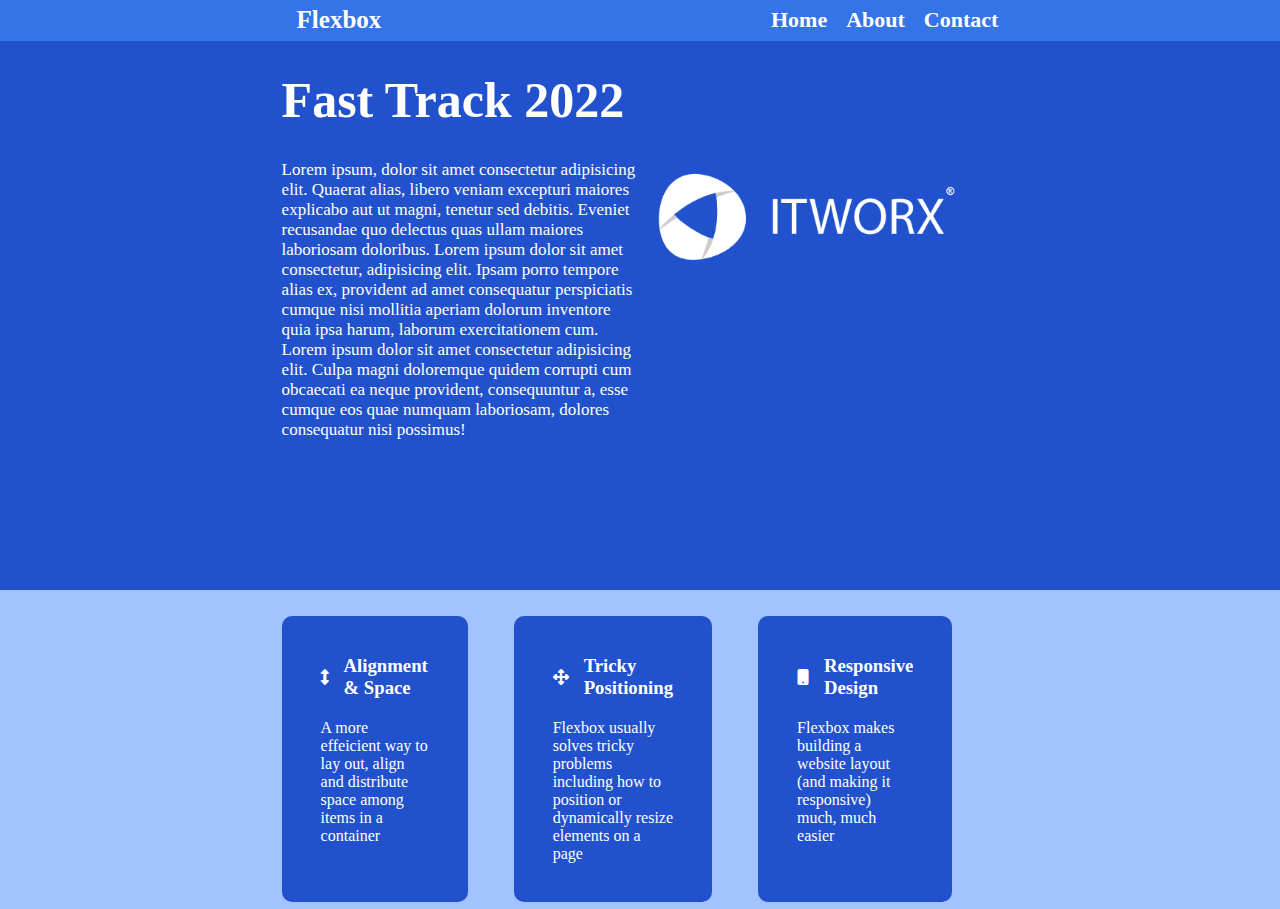
<file: HTML & CSS/Task 2/index.html>
<!DOCTYPE html>
<html lang="en">

<head>
  <meta charset="UTF-8" />
  <meta http-equiv="X-UA-Compatible" content="IE=edge" />
  <meta name="viewport" content="width=device-width, initial-scale=1.0" />
  <link rel="stylesheet" href="./css/all.min.css" />
  <link rel="stylesheet" href="./css/style.css">
  <title>Flexbox</title>
</head>

<body>
  <div class="wrapper">
    <header class="nav-bar">
      <p>Flexbox</p>
      <div class="nav-bar-links">
        <a href="">Home</a>
        <a href="">About</a>
        <a href="">Contact</a>
      </div>
    </header>
    <div class="main-section">
      <h1>Fast Track 2022</h1>
      <div class="content">
        <div class="content-text">
          <p>
            Lorem ipsum, dolor sit amet consectetur adipisicing elit. Quaerat
            alias, libero veniam excepturi maiores explicabo aut ut magni,
            tenetur sed debitis. Eveniet recusandae quo delectus quas ullam
            maiores laboriosam doloribus. Lorem ipsum dolor sit amet
            consectetur, adipisicing elit. Ipsam porro tempore alias ex,
            provident ad amet consequatur perspiciatis cumque nisi mollitia
            aperiam dolorum inventore quia ipsa harum, laborum exercitationem
            cum. Lorem ipsum dolor sit amet consectetur adipisicing elit.
            Culpa magni doloremque quidem corrupti cum obcaecati ea neque
            provident, consequuntur a, esse cumque eos quae numquam
            laboriosam, dolores consequatur nisi possimus!
          </p>
        </div>
        <div class="content-logo">
          <img src="./assets/Screenshot 2023-04-19 125906.png" alt="ITWorx Logo" />
        </div>
      </div>
    </div>
    <div class="footer">
      <div class="footer-tile">
        <div>
          <i class="fa-solid fa-up-down"> </i>
          <h3>Alignment & Space</h3>
        </div>
        <p>
          A more effeicient way to lay out, align and distribute space among
          items in a container
        </p>
      </div>
      <div class="footer-tile">
        <div>
          <i class="fa-solid fa-up-down-left-right"></i>
          <h3>Tricky Positioning</h3>
        </div>
        <p>
          Flexbox usually solves tricky problems including how to position or dynamically resize elements on a page
        </p>
      </div>
      <div class="footer-tile">
        <div>
          <i class="fa-solid fa-mobile-button"></i>
          <h3>Responsive Design</h3>
        </div>
        <p>
          Flexbox makes building a website layout (and making it responsive) much, much easier
        </p>
      </div>
    </div>
  </div>
</body>

</html>
</file>
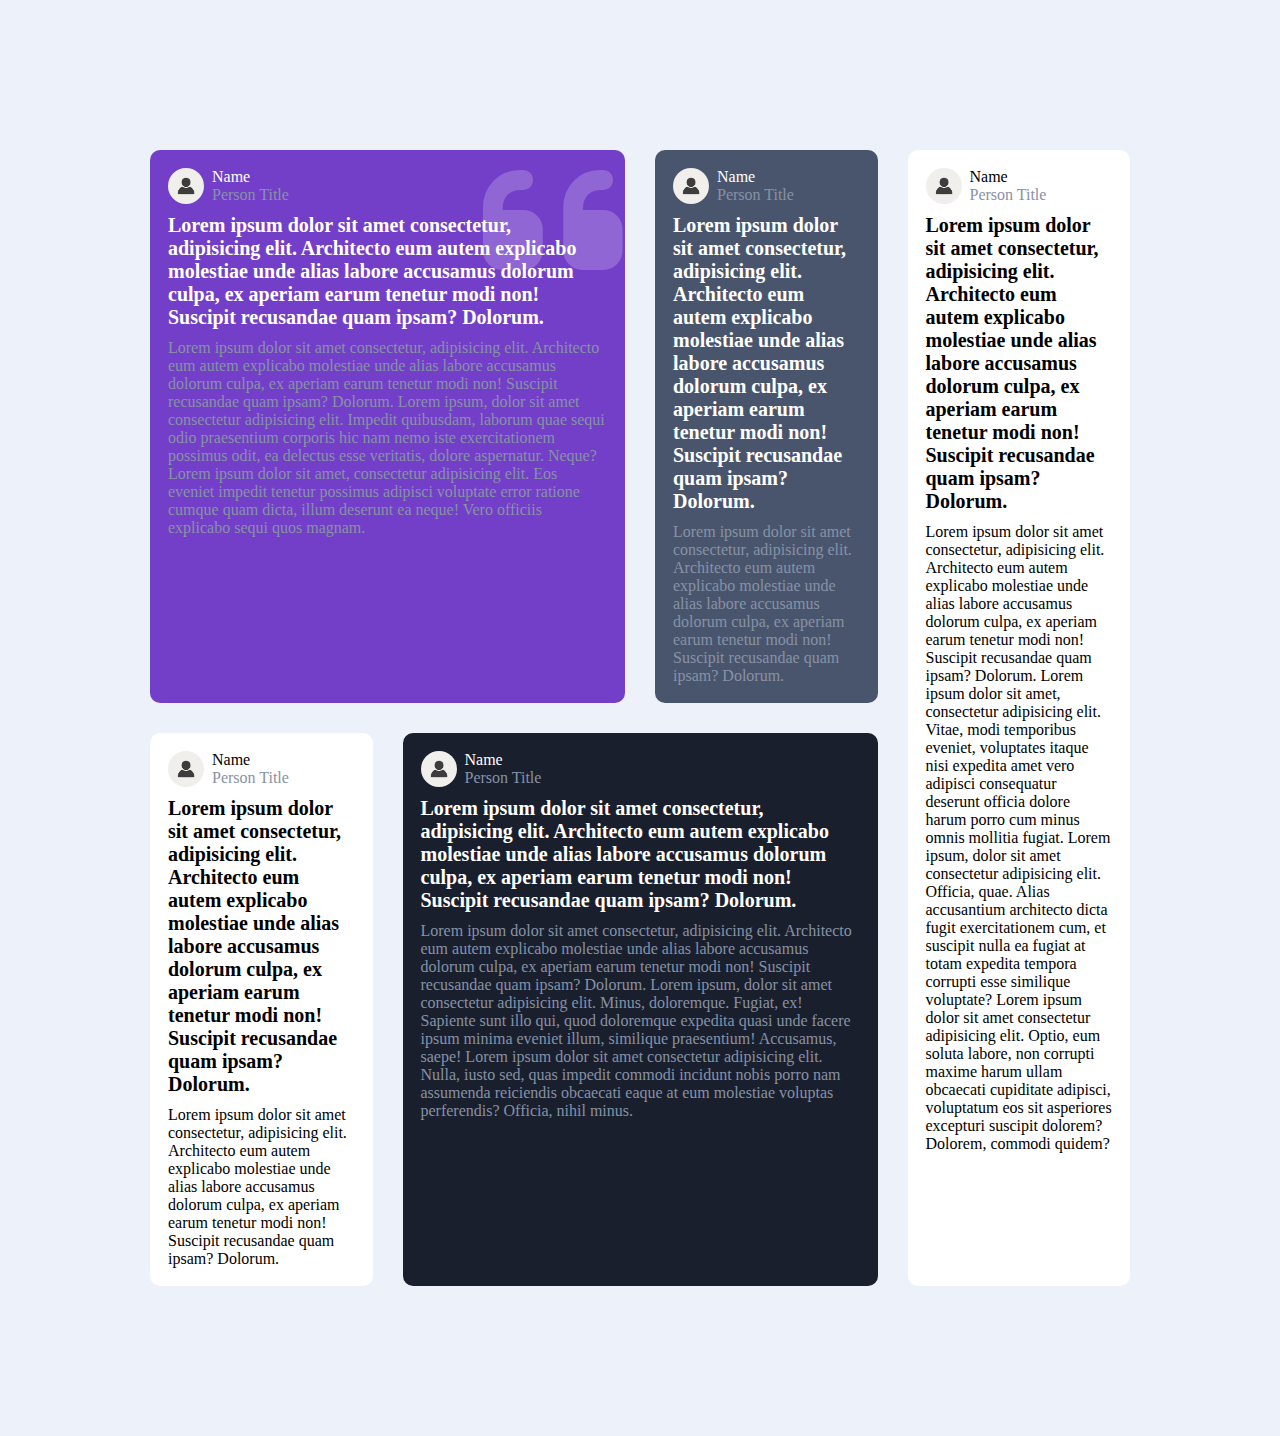
<file: HTML & CSS/Task 3/index.html>
<!DOCTYPE html>
<html lang="en">

<head>
    <meta charset="UTF-8">
    <meta http-equiv="X-UA-Compatible" content="IE=edge">
    <meta name="viewport" content="width=device-width, initial-scale=1.0">
    <link rel="stylesheet" href="./css/style.css">
    <link rel="stylesheet" href="./css/all.min.css">
    <title>Document</title>
</head>

<body>
    <div class="container">
        <div class="card purple grid-item-1">
            <div class="card-title">
                <img class="profile-img" src="./assets/images.png" alt="">
                <div class="person-details">
                    <p class="person-name white-text">Name</p>
                    <p class="person-title grey-text">Person Title</p>
                </div>
            </div>
            <div class="card-content">
                <i class="fa-solid fa-quote-left fa-10x relative"></i>
                <p class="card-content-title white-text">
                    Lorem ipsum dolor sit amet consectetur, adipisicing elit. Architecto eum autem explicabo molestiae
                    unde
                    alias labore accusamus dolorum culpa, ex aperiam earum tenetur modi non! Suscipit recusandae quam
                    ipsam?
                    Dolorum.
                </p>
                <p class="card-content-text grey-text">
                    Lorem ipsum dolor sit amet consectetur, adipisicing elit. Architecto eum autem explicabo molestiae
                    unde
                    alias labore accusamus dolorum culpa, ex aperiam earum tenetur modi non! Suscipit recusandae quam
                    ipsam?
                    Dolorum. Lorem ipsum, dolor sit amet consectetur adipisicing elit. Impedit quibusdam, laborum quae
                    sequi odio praesentium corporis hic nam nemo iste exercitationem possimus odit, ea delectus esse
                    veritatis, dolore aspernatur. Neque? Lorem ipsum dolor sit amet, consectetur adipisicing elit. Eos
                    eveniet impedit tenetur possimus adipisci voluptate error ratione cumque quam dicta, illum deserunt
                    ea neque! Vero officiis explicabo sequi quos magnam.
                </p>
            </div>
        </div>
        <div class="card grey">
            <div class="card-title">
                <img class="profile-img" src="./assets/images.png" alt="">
                <div class="person-details">
                    <p class="person-name white-text">Name</p>
                    <p class="person-title grey-text">Person Title</p>
                </div>
            </div>
            <div class="card-content">
                <p class="card-content-title white-text">
                    Lorem ipsum dolor sit amet consectetur, adipisicing elit. Architecto eum autem explicabo molestiae
                    unde
                    alias labore accusamus dolorum culpa, ex aperiam earum tenetur modi non! Suscipit recusandae quam
                    ipsam?
                    Dolorum.
                </p>
                <p class="card-content-text grey-text">
                    Lorem ipsum dolor sit amet consectetur, adipisicing elit. Architecto eum autem explicabo molestiae
                    unde
                    alias labore accusamus dolorum culpa, ex aperiam earum tenetur modi non! Suscipit recusandae quam
                    ipsam?
                    Dolorum.
                </p>
            </div>
        </div>
        <div class="card white grid-item-4">
            <div class="card-title">
                <img class="profile-img" src="./assets/images.png" alt="">
                <div class="person-details">
                    <p class="person-name black-text">Name</p>
                    <p class="person-title grey-text">Person Title</p>
                </div>
            </div>
            <div class="card-content">
                <p class="card-content-title">
                    Lorem ipsum dolor sit amet consectetur, adipisicing elit. Architecto eum autem explicabo molestiae
                    unde
                    alias labore accusamus dolorum culpa, ex aperiam earum tenetur modi non! Suscipit recusandae quam
                    ipsam?
                    Dolorum.
                </p>
                <p class="card-content-text">
                    Lorem ipsum dolor sit amet consectetur, adipisicing elit. Architecto eum autem explicabo molestiae
                    unde
                    alias labore accusamus dolorum culpa, ex aperiam earum tenetur modi non! Suscipit recusandae quam
                    ipsam?
                    Dolorum. Lorem ipsum dolor sit amet, consectetur adipisicing elit. Vitae, modi temporibus eveniet,
                    voluptates itaque nisi expedita amet vero adipisci consequatur deserunt officia dolore harum porro
                    cum minus omnis mollitia fugiat. Lorem ipsum, dolor sit amet consectetur adipisicing elit. Officia,
                    quae. Alias accusantium architecto dicta fugit exercitationem cum, et suscipit nulla ea fugiat at
                    totam expedita tempora corrupti esse similique voluptate? Lorem ipsum dolor sit amet consectetur
                    adipisicing elit. Optio, eum soluta labore, non corrupti maxime harum ullam obcaecati cupiditate
                    adipisci, voluptatum eos sit asperiores excepturi suscipit dolorem? Dolorem, commodi quidem?
                </p>
            </div>
        </div>
        <div class="card white">
            <div class="card-title">
                <img class="profile-img" src="./assets/images.png" alt="">
                <div class="person-details">
                    <p class="person-name black-text">Name</p>
                    <p class="person-title grey-text">Person Title</p>
                </div>
            </div>
            <div class="card-content">
                <p class="card-content-title">
                    Lorem ipsum dolor sit amet consectetur, adipisicing elit. Architecto eum autem explicabo molestiae
                    unde
                    alias labore accusamus dolorum culpa, ex aperiam earum tenetur modi non! Suscipit recusandae quam
                    ipsam?
                    Dolorum.
                </p>
                <p class="card-content-text">
                    Lorem ipsum dolor sit amet consectetur, adipisicing elit. Architecto eum autem explicabo molestiae
                    unde
                    alias labore accusamus dolorum culpa, ex aperiam earum tenetur modi non! Suscipit recusandae quam
                    ipsam?
                    Dolorum.
                </p>
            </div>
        </div>
        <div class="card black grid-item-6">
            <div class="card-title">
                <img class="profile-img" src="./assets/images.png" alt="">
                <div class="person-details">
                    <p class="person-name white-text">Name</p>
                    <p class="person-title grey-text">Person Title</p>
                </div>
            </div>
            <div class="card-content">
                <p class="card-content-title white-text">
                    Lorem ipsum dolor sit amet consectetur, adipisicing elit. Architecto eum autem explicabo molestiae
                    unde
                    alias labore accusamus dolorum culpa, ex aperiam earum tenetur modi non! Suscipit recusandae quam
                    ipsam?
                    Dolorum.
                </p>
                <p class="card-content-text grey-text">
                    Lorem ipsum dolor sit amet consectetur, adipisicing elit. Architecto eum autem explicabo molestiae
                    unde
                    alias labore accusamus dolorum culpa, ex aperiam earum tenetur modi non! Suscipit recusandae quam
                    ipsam?
                    Dolorum. Lorem ipsum, dolor sit amet consectetur adipisicing elit. Minus, doloremque. Fugiat, ex!
                    Sapiente sunt illo qui, quod doloremque expedita quasi unde facere ipsum minima eveniet illum,
                    similique praesentium! Accusamus, saepe! Lorem ipsum dolor sit amet consectetur adipisicing elit.
                    Nulla, iusto sed, quas impedit commodi incidunt nobis porro nam assumenda reiciendis obcaecati eaque
                    at eum molestiae voluptas perferendis? Officia, nihil minus.
                </p>
            </div>
        </div>
    </div>
</body>

</html>
</file>
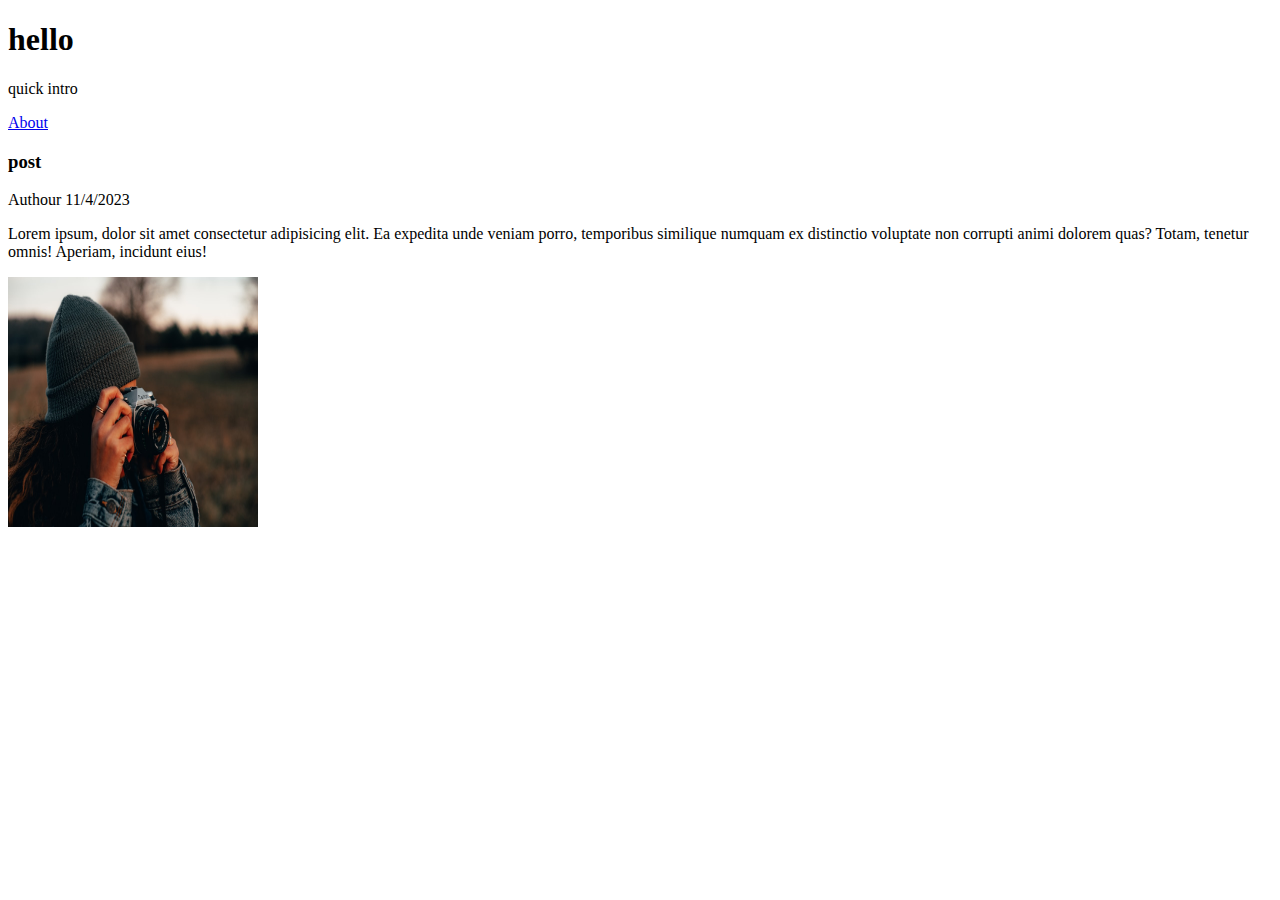
<file: HTML & CSS/Class/Day1/index.html>
<!DOCTYPE html>
<html>
    <head>
        <h1>hello</h1>
        <p>quick intro</p>
        <a href="about.html">About</a>
    </head>

    <body>

        <div>
            <h3>post</h3>
            <span>Authour</span>
            <span>11/4/2023</span>
            <p>Lorem ipsum, dolor sit amet consectetur adipisicing elit. Ea expedita unde veniam porro, temporibus similique numquam ex distinctio voluptate non corrupti animi dolorem quas? Totam, tenetur omnis! Aperiam, incidunt eius!</p>
            <img width="250" height="250" src="1.jfif" alt="picture of woman taking photographs"/>
        </div>

    </body>
</html>
</file>
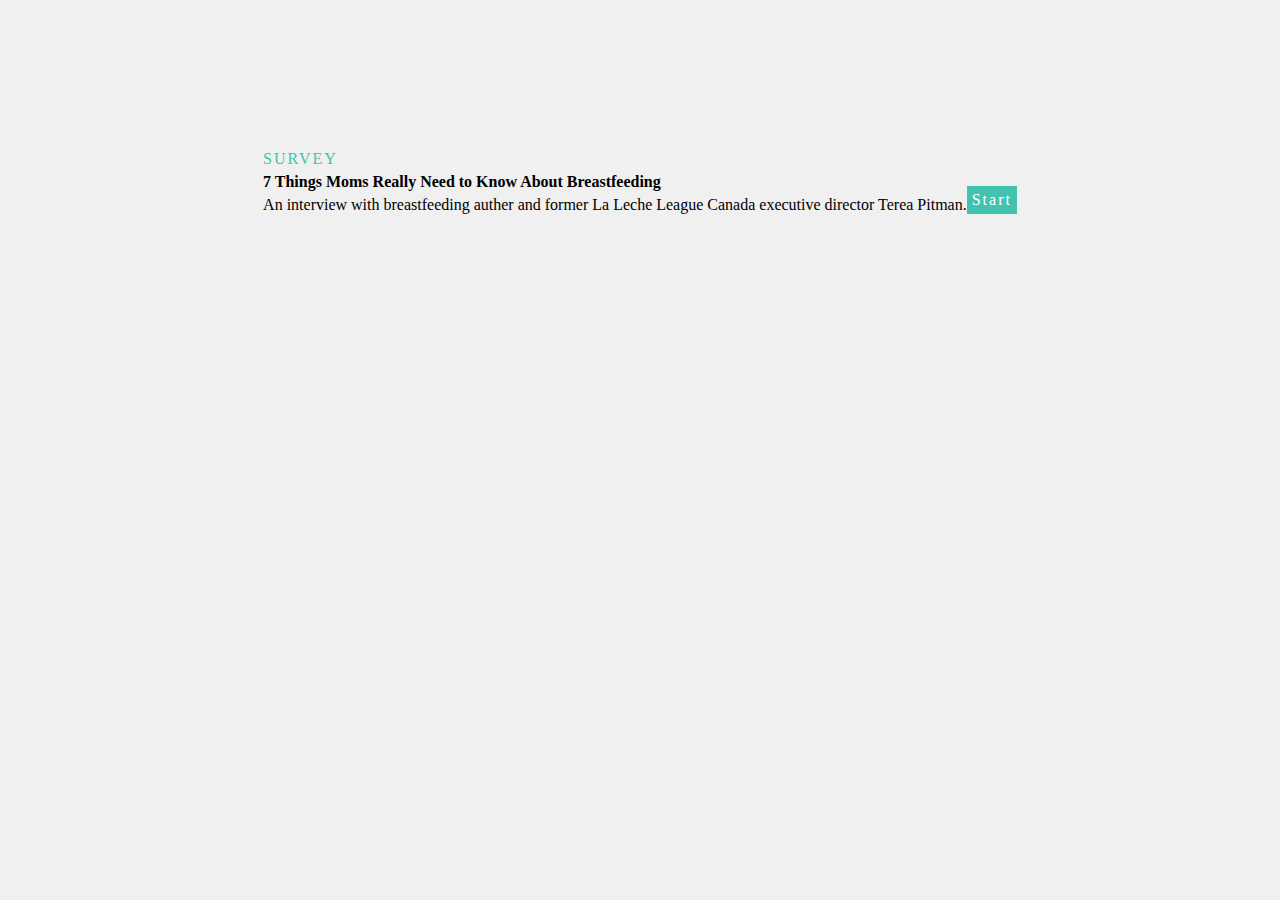
<file: HTML & CSS/Class/Day2/Task 1/index.html>
<!DOCTYPE html>
<html lang="en">
<head>
    <meta charset="UTF-8">
    <meta http-equiv="X-UA-Compatible" content="IE=edge">
    <meta name="viewport" content="width=device-width, initial-scale=1.0">
    
    <link rel="stylesheet" href="./style/style.css">
    <title>Cards</title>
</head>
<body>
    <div class="main-container-3">
        <div class="img-container">
            <img src="./assets/1.jfif">
        </div>
        <div class="inner-content">
            <p class="header">SURVEY</p>
            <p class="bolder">7 Things Moms Really Need to Know About Breastfeeding</p>
            <p>An interview with breastfeeding auther and former La Leche League Canada executive director Terea Pitman.</p>
        </div>
        <div class="anchor-holder">
            <a href="#">Start</a>
        </div>
    </div>
</body>
</html>
</file>
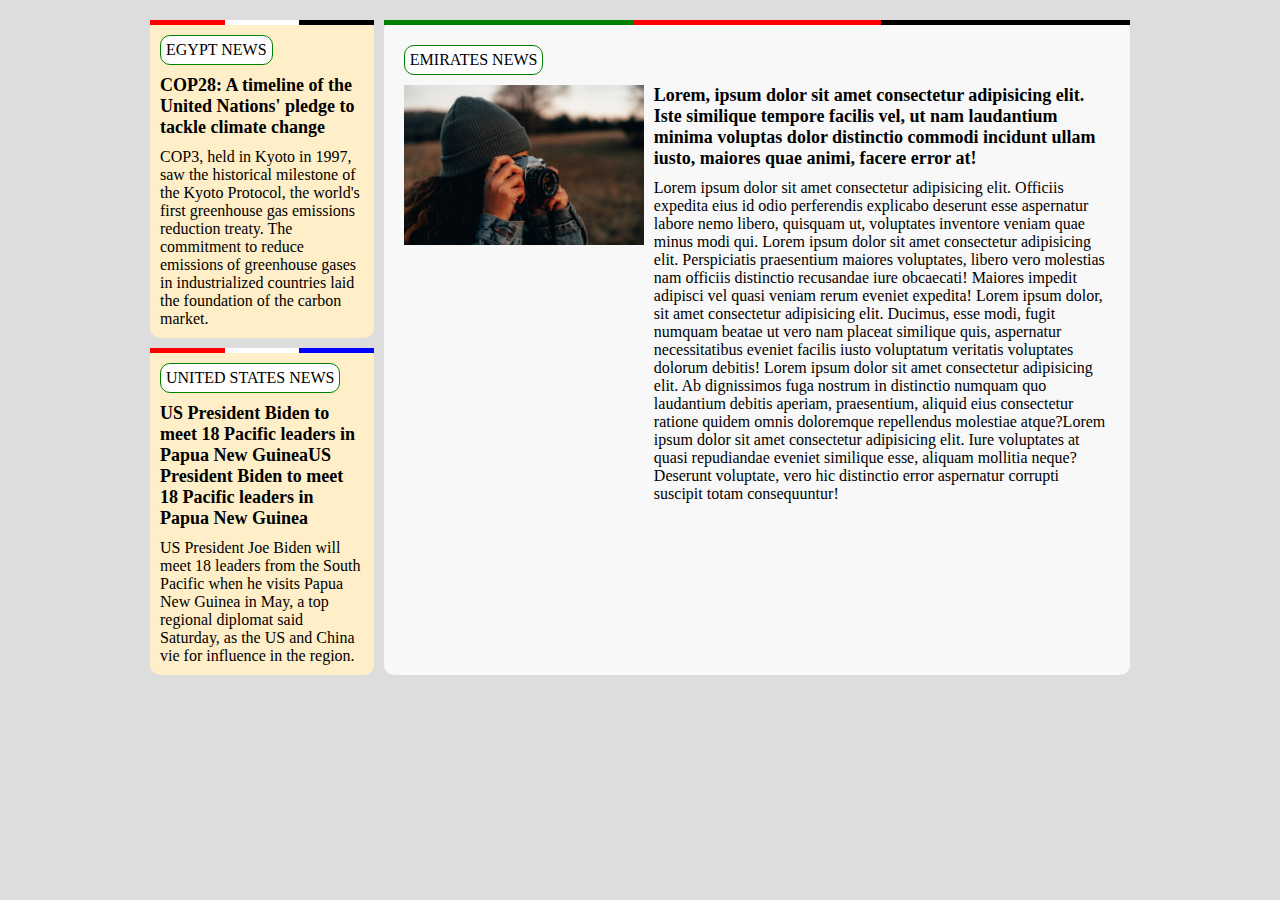
<file: HTML & CSS/Class/Day2/Task 2/index.html>
<!DOCTYPE html>
<html lang="en">

<head>
    <meta charset="UTF-8" />
    <meta http-equiv="X-UA-Compatible" content="IE=edge" />
    <meta name="viewport" content="width=device-width, initial-scale=1.0" />
    <link rel="stylesheet" href="./css/style.css" />
    <title>Document</title>
</head>

<body>
    <div class="container">
        <div class="side-container">
            <div class="child-1">
                <div class="child-1-flag">
                    <div class="red"></div>
                    <div class="white"></div>
                    <div class="black"></div>
                </div>
                <div class="child-content">
                    <div class="country-title">
                        <p>EGYPT NEWS</p>
                    </div>
                    <p class="title">
                        COP28: A timeline of the United Nations' pledge to tackle climate
                        change
                    </p>
                    <p>
                        COP3, held in Kyoto in 1997, saw the historical milestone of the
                        Kyoto Protocol, the world's first greenhouse gas emissions
                        reduction treaty. The commitment to reduce emissions of greenhouse
                        gases in industrialized countries laid the foundation of the
                        carbon market.
                    </p>
                </div>
            </div>
            <div class="child-2">
                <div class="child-2-flag">
                    <div class="red"></div>
                    <div class="white"></div>
                    <div class="blue"></div>
                </div>
                <div class="child-content">
                    <div class="country-title">UNITED STATES NEWS</div>
                    <p class="title">
                        US President Biden to meet 18 Pacific leaders in Papua New
                        GuineaUS President Biden to meet 18 Pacific leaders in Papua New
                        Guinea
                    </p>
                    <p>
                        US President Joe Biden will meet 18 leaders from the South Pacific
                        when he visits Papua New Guinea in May, a top regional diplomat
                        said Saturday, as the US and China vie for influence in the
                        region.
                    </p>
                </div>
            </div>
        </div>
        <div class="article-container">
            <div class="article-container-flag">
                <div class="green"></div>
                <div class="red"></div>
                <div class="black"></div>
            </div>
            <div class="article-container-content">
                <div class="country-title">EMIRATES NEWS</div>
                <div class="article">
                    <img src="../Task 1/assets/1.jfif" alt="" />
                    <div class="text">
                        <p class="title">
                            Lorem, ipsum dolor sit amet consectetur adipisicing elit. Iste similique tempore facilis
                            vel, ut nam laudantium minima voluptas dolor distinctio commodi incidunt ullam iusto,
                            maiores quae animi, facere error at!
                        </p>
                        <p>
                            Lorem ipsum dolor sit amet consectetur adipisicing elit. Officiis expedita eius id odio
                            perferendis explicabo deserunt esse aspernatur labore nemo libero, quisquam ut, voluptates
                            inventore veniam quae minus modi qui. Lorem ipsum dolor sit amet consectetur adipisicing
                            elit. Perspiciatis praesentium maiores voluptates, libero vero molestias nam officiis
                            distinctio recusandae iure obcaecati! Maiores impedit adipisci vel quasi veniam rerum
                            eveniet expedita! Lorem ipsum dolor, sit amet consectetur adipisicing elit. Ducimus, esse
                            modi, fugit numquam beatae ut vero nam placeat similique quis, aspernatur necessitatibus
                            eveniet facilis iusto voluptatum veritatis voluptates dolorum debitis! Lorem ipsum dolor sit
                            amet consectetur adipisicing elit. Ab dignissimos fuga nostrum in distinctio numquam quo
                            laudantium debitis aperiam, praesentium, aliquid eius consectetur ratione quidem omnis
                            doloremque repellendus molestiae atque?Lorem ipsum dolor sit amet consectetur adipisicing elit. Iure voluptates at quasi repudiandae eveniet similique esse, aliquam mollitia neque? Deserunt voluptate, vero hic distinctio error aspernatur corrupti suscipit totam consequuntur!
                        </p>
                    </div>
                </div>
            </div>
        </div>
    </div>
</body>

</html>
</file>
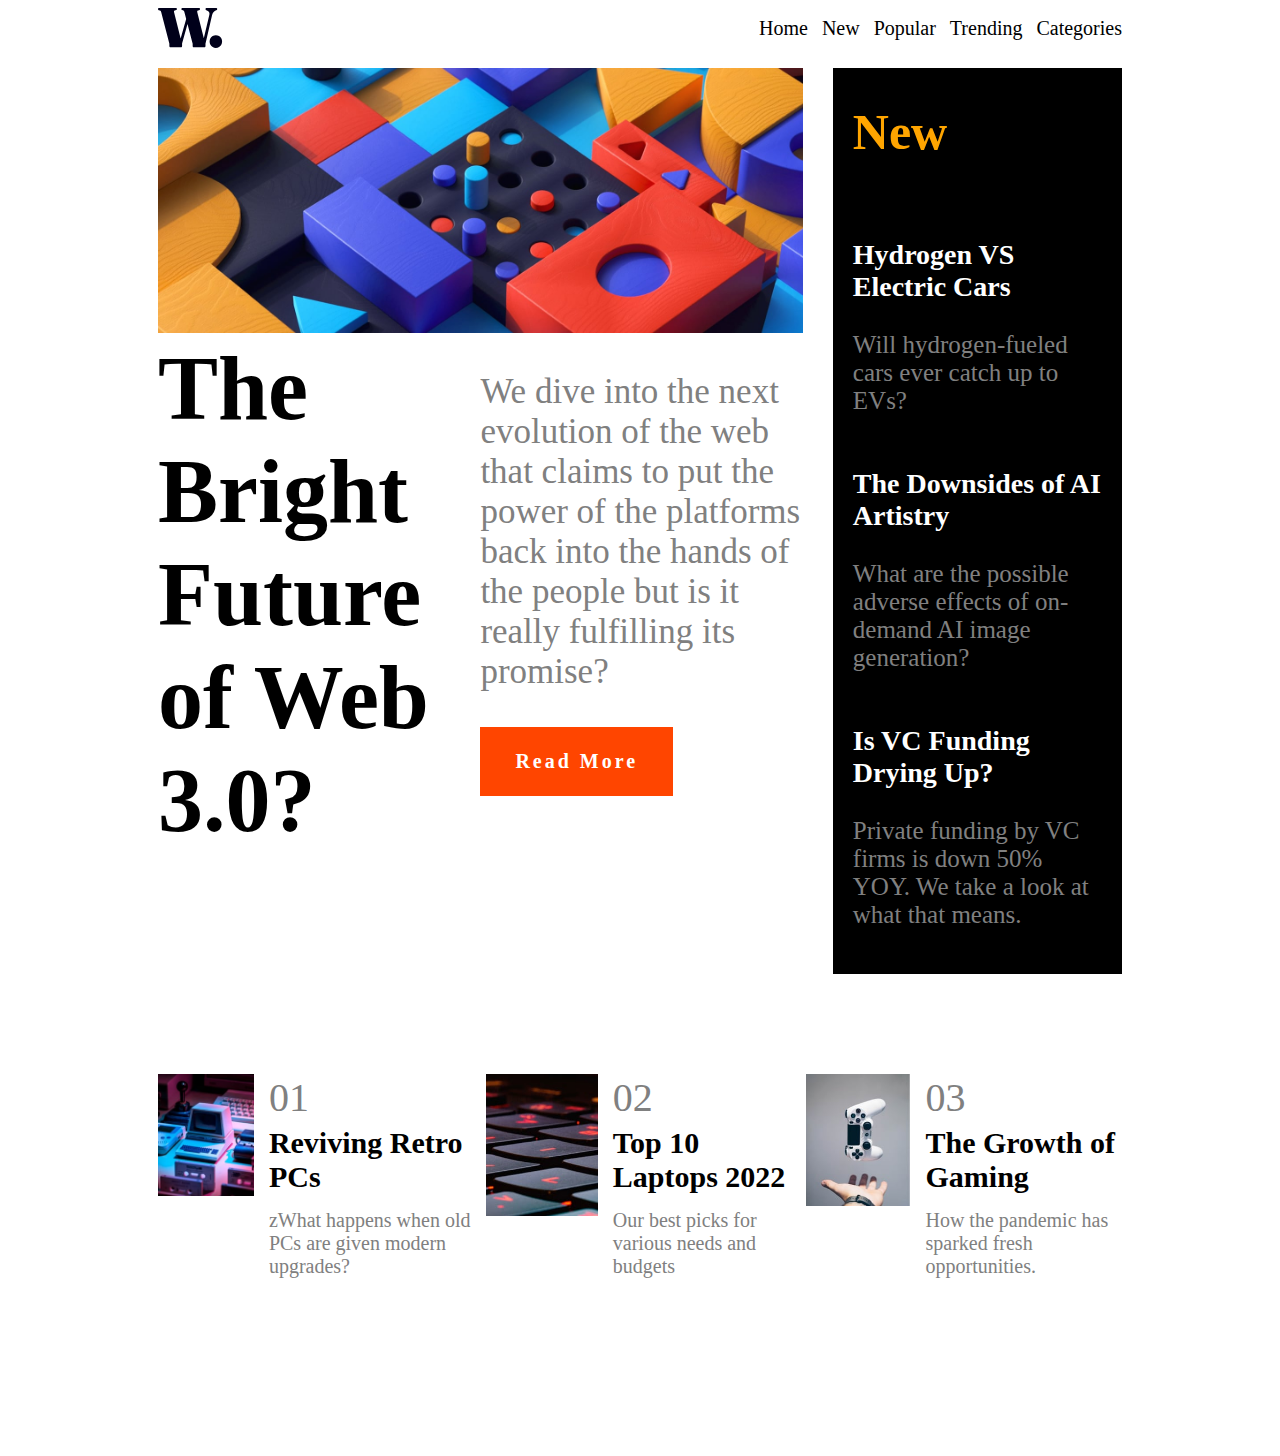
<file: HTML & CSS/Task 1/Home.html>
<!DOCTYPE html>
<html lang="en">

<head>
    <meta charset="UTF-8" />
    <meta http-equiv="X-UA-Compatible" content="IE=edge" />
    <meta name="viewport" content="width=device-width, initial-scale=1.0" />
    <title>Document</title>
    <link rel="stylesheet" href="styles.css" />
</head>

<body>
    <div class="wrapper">
        <header class="nav-bar">
            <img src="./assets/images/logo.svg" alt="Logo" />
            <div>
                <a href="#">Home</a>
                <a href="#">New</a>
                <a href="#">Popular</a>
                <a href="#">Trending</a>
                <a href="#">Categories</a>
            </div>
        </header>

        <div class="body-content">
            <div class="content">
                <div class="img-container">
                    <img src="./assets/images/image-web-3-desktop.jpg" alt="Picture of Legos" />
                </div>
                <div class="text-container">
                    <div>
                        <span>The Bright Future of Web 3.0?</span>
                    </div>
                    <div>
                        <p>
                            We dive into the next evolution of the web that claims to put
                            the power of the platforms back into the hands of the people but
                            is it really fulfilling its promise?
                        </p>
                        <div class="read-more">
                            <a href="#">Read More</a>
                        </div>
                    </div>
                </div>
            </div>

            <div class="news-bar">
                <p>New</p>
                <div class="news-content">
                    <h3>Hydrogen VS Electric Cars</h3>
                    <p>Will hydrogen-fueled cars ever catch up to EVs?</p>
                </div>
                <div class="news-content">
                    <h3>The Downsides of AI Artistry</h3>
                    <p>
                        What are the possible adverse effects of on-demand AI image
                        generation?
                    </p>
                </div>
                <div class="news-content">
                    <h3>Is VC Funding Drying Up?</h3>
                    <p>
                        Private funding by VC firms is down 50% YOY. We take a look at
                        what that means.
                    </p>
                </div>
            </div>
        </div>

        <div class="low-bar">
            <div class="lower-tile">
                <div class="small-img-container">
                    <img src="./assets/images/image-retro-pcs.jpg" alt="Retro PC" />
                </div>
                <div>
                    <p class="number">01</p>
                    <p class="bold-title">Reviving Retro PCs</p>
                    <p class="regular-grey-text">
                        zWhat happens when old PCs are given modern upgrades?
                    </p>
                </div>
            </div>
            <div class="lower-tile">
                <div class="small-img-container">
                    <img src="./assets/images/image-top-laptops.jpg" alt="Laptop Keyboard" />
                </div>
                <div>
                    <p class="number">02</p>
                    <p class="bold-title">Top 10 Laptops 2022</p>
                    <p class="regular-grey-text">
                        Our best picks for various needs and budgets
                    </p>
                </div>
            </div>
            <div class="lower-tile">
                <div class="small-img-container">
                    <img src="./assets/images/image-gaming-growth.jpg" alt="Game Controller" />
                </div>
                <div>
                    <p class="number">03</p>
                    <p class="bold-title">The Growth of Gaming</p>
                    <p class="regular-grey-text">
                        How the pandemic has sparked fresh opportunities.
                    </p>
                </div>
            </div>
        </div>
    </div>
</body>

</html>
</file>
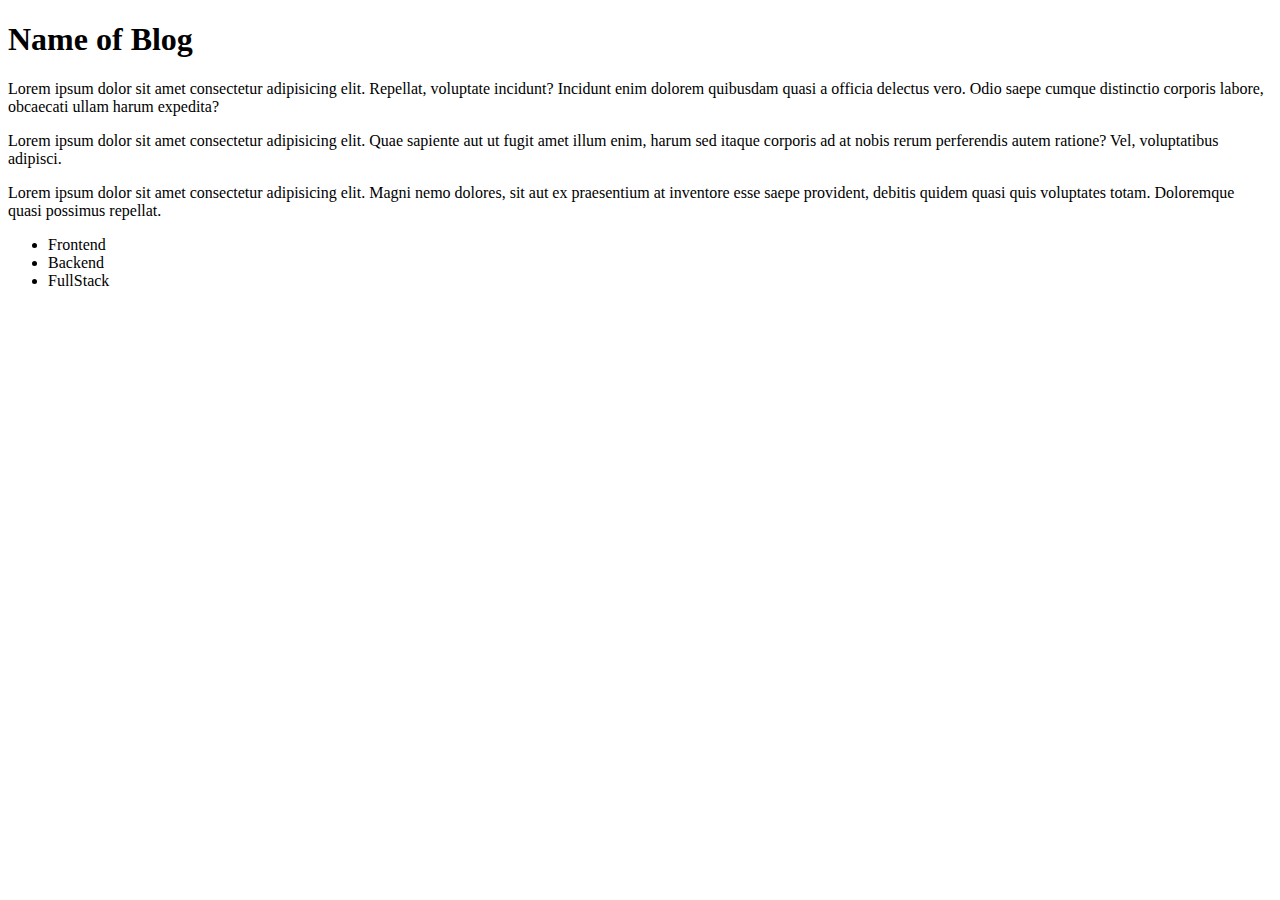
<file: HTML & CSS/Class/Day1/about.html>
<!DOCTYPE html>
<html>
    <head>
        <h1>Name of Blog</h1>
    </head>

    <body>
        <p>Lorem ipsum dolor sit amet consectetur adipisicing elit. Repellat, voluptate incidunt? Incidunt enim dolorem quibusdam quasi a officia delectus vero. Odio saepe cumque distinctio corporis labore, obcaecati ullam harum expedita?</p>
        <p>Lorem ipsum dolor sit amet consectetur adipisicing elit. Quae sapiente aut ut fugit amet illum enim, harum sed itaque corporis ad at nobis rerum perferendis autem ratione? Vel, voluptatibus adipisci.</p>
        <p>Lorem ipsum dolor sit amet consectetur adipisicing elit. Magni nemo dolores, sit aut ex praesentium at inventore esse saepe provident, debitis quidem quasi quis voluptates totam. Doloremque quasi possimus repellat.</p>
        <ul>    
            <li>Frontend</li>
            <li>Backend</li>    
            <li>FullStack</li>     
        </ul>
    </body>
</html>
</file>
<file: HTML & CSS/Task 3/css/style.css>
*{
    padding: 0;
    margin: 0;
}
body{
    background-color: #edf1fa;
}
.container{
    display: grid;
    padding: 150px 150px;
    grid-gap: 30px;
    grid-template-columns: 1fr 1fr 1fr 1fr;
    grid-template-rows: 1fr 1fr;
}
.card{
    display: flex;
    flex-direction: column;
    position: relative;
    align-items: start;
    padding: 18px;
    border-radius: 10px;
}
.profile-img{
    height: 36px;
    width: 36px;
    border-radius: 50%;
}
.card-title{
    display: flex;
    align-items: center;
    flex-direction: row;
}
.person-details{
    display: flex;
    flex-direction: column;
    margin-left: 8px;
}
.relative{
    position: absolute;
    top: -10px;
    left: 70%;
    color: white;
    opacity: 0.2;
}
.person-name{
}
.person-title{
}
.card-content{
    margin-top: 10px;
}
.card-content-title{
    font-size: 20px;
    font-weight: bold;
}
.card-content-text{
    margin-top: 10px;
}
.grid-item-6{
    grid-column: 2/4;
    grid-row: 2/3;
}
.grid-item-1{
    grid-column: 1/3;
}
.grid-item-3{
    grid-column: 3/4;
    grid-row: 1/2;
}
.grid-item-4{
    grid-row: 1/3;
    grid-column: 4/5;
}
.black-text{
    color: black;
}
.white-text{
    color: white;
}
.grey-text{
    color:#8792a6
}
.white{
    background-color: white;
}
.black{
    background-color: #191f2d;
}
.purple{
    background-color: #733fc8;
}
.grey{
    background-color: #49556d;
}
</file>
<file: HTML & CSS/Class/Day2/Task 1/style/style.css>
*{
    font-family: 'Segoe UI';
    margin: 0px;
}
body{
    background-color: #f0f0f0;
}
.main-container, .main-container-2, .main-container-3, .main-container-4{
    display: flex;
    margin: 150px 100px;
    flex-direction: row;
    justify-content: center;
}

.main-container>.inner-content>.header, .main-container-3>.inner-content>.header{
    color: #42C3AF;
    letter-spacing: 2px;
    margin-bottom: 5px;
}
.main-container-2>.inner-content>.header, .main-container-4>.inner-content>.header{
    color: #42C3AF;
    font-size: 25px;
    letter-spacing: 2px;
    margin-bottom: 5px;
}

.main-container>.inner-content>.bolder, .main-container-3>.inner-content>.bolder{
    font-weight:bold;
    margin-bottom: 5px;
}
.main-container-2>.inner-content>.bolder, .main-container-4>.inner-content>.bolder{
    font-weight:bold;
    font-size: 20px;
    margin-bottom: 5px;
}

.main-container>.img-container{
    width:20%;
    margin-right: 20px;
}
.main-container-2>.img-container{
    width: 30%;
    margin-right: 20px;
}
.main-container-3>.img-container, .main-container-4>.img-container{
    display: none;
}
.img-container>img{
    height: auto;
    width: 100%;
}
.inner-content{
    display: flex;
    height: 100%;
    flex-direction: column;
}
.anchor-holder{
    display: flex;
    align-self: end;
    background-color: #42C3AF;
    padding: 5px;
}
.anchor-holder>a{
    align-self: center;
    text-decoration: none;
    color: #ffff;
    letter-spacing: 2px;
}
</file>
<file: HTML & CSS/Class/Day2/Task 2/css/style.css>
*{
    padding: 0;
    margin: 0;
}
body{
    background-color: #dddddd;
}
.container{
    display: flex;
    flex-direction: row;
    padding: 20px 150px;
}
.side-container{
    display: flex;
    flex-direction: column;
    width: 30%;
}
.child-1{
    display: flex;
    flex-direction: column;
    border-radius: 10px;
    background-color: #ffefc8;
}
.child-1-flag{
    height: 5px;
    display: flex;
}
.child-2{
    display: flex;
    flex-direction: column;
    border-radius: 10px;
    margin-top: 10px;
    background-color: #ffefc8;
}
.child-2-flag{
    height: 5px;
    display: flex;
}
.child-content{
    padding: 10px;
}
.title{
    font-size: 18px;
    font-weight: bold;
    margin-bottom: 10px;
}
.red{
    background-color: red;
    width: 100%;
}
.white{
    background-color: white;
    width: 100%;
}
.black{
    background-color: black;
    width:100%;
}
.blue{
    background-color: blue;
    width: 100%;
}
.green{
    background-color: green;
    width: 100%;
}
.country-title{
    display: flex;
    background-color: white;
    border-radius: 10px;
    width: fit-content;
    border: 1px solid green;
    padding: 5px;
    margin-bottom: 10px;
}

.article-container{
    display: flex;
    background-color: #f8f8f8;
    flex-direction: column;
    border-radius: 10px;
    margin-left: 10px;
    width: 100%;
}

.article-container-flag{
    height: 5px;
    width: 100%;
    display: flex;
}
.article{
    display: flex;
    align-items: flex-start;
}
.text{
    margin-left: 10px;
}
.article-container-content{
    display: flex;
    flex-direction: column;
    padding: 20px;
}

.article-container-content img{
    width: 240px;
    height: auto;
}
</file>
<file: HTML & CSS/Task 1/styles.css>
* {
    box-sizing: border-box;
    font-family: Inter;
}

.wrapper {
    padding: 0px 150px 150px 150px;
}

.nav-bar {
    display: flex;
    margin-bottom: 20px;
    justify-content: space-between;
    align-items: center;
}

div>header>div>a {
    text-decoration: none;
    font-size: 20px;
    color:black;
    margin-left: 10px;
}

.body-content {
    display: flex;
    justify-content: space-between;
    align-items: stretch;
}

.content {
    width: 70%;
    padding-right: 30px;
}

.img-container {
    width: 100%;
}

.content>.img-container>img {
    width:100%;
    height: auto;
}
.text-container {
    display: flex;
    flex-direction: row;
}
.text-container>div {
    width: 50%;
}
.text-container>div>span {
    font-size: 90px;
    font-weight: bolder;
}

.text-container>div>p {
    font-size: 35px;
    color: grey;
}

.read-more {
    background-color: orangered;
    padding: 23px 35px;
    text-align: center;
    width: fit-content;
}

.read-more>a {
    text-decoration: none;
    font-size: 20px;
    font-weight: bold;
    letter-spacing: 3px;
    color:white;
}

.news-bar {
    display: flex;
    flex-direction: column;
    background-color: black;
    justify-content: flex-start;
    padding: 20px;
    width: 30%;
}

.news-bar>p {
    color:orange;
    font-size: 50px;
    font-weight: bold;
    margin-top: 15px;
}

.news-bar>div>h3 {
    font-size: 28px;
    color:white;
}
.news-bar>div>p {
    font-size: 25px;
    color:grey;
}

.low-bar {
    margin-top: 100px;
    display: flex;
    justify-content: space-between;
    align-items: stretch;
}

.lower-tile {
    display: flex;
    flex-direction: row;
}

.lower-tile>.small-img-container {
    width:200px;
}

.lower-tile>.small-img-container>img {
    height: auto;
    width: 100%;
}

.number {
    margin-top: 0;
    margin-left: 15px;
    margin-bottom: 5px;
    font-size: 40px;
    color: grey;
}

.bold-title {
    font-size: 30px;
    margin: 0px 0px 0px 15px;
    font-weight: bold;
}

.regular-grey-text {
    font-size: 20px;
    margin-top: 15px;
    margin-left: 15px;
    color: grey;
}
</file>
<file: HTML & CSS/Task 2/css/style.css>
* {
    margin: 0;
    font-family: 'font-awesome';
    box-sizing: border-box;
    color: #ffff;
}
body{
    background-color: #a1c3ff;
}
.nav-bar {
    display: flex;
    justify-content: space-between;
    align-items: center;
    padding: 0.5% 22%;
    background-color: #3474e6;
}
.nav-bar>p{
    font-size: 25px;
    font-weight: bold;
    margin-left: 15px;
}
.nav-bar-links>a{
    text-decoration: none;
    margin-left: 15px;
    font-size: 22px;
    font-weight: bold;
}
.main-section {
    display: flex;
    flex-direction: column;
    padding-top: 30px;
    padding-left:  22%;
    padding-bottom: 150px;
    padding-right: 22%;
    background-color: #2151cc;
    margin-bottom: 20px;
}
.main-section>h1{
    font-size: 50px;
    margin-bottom: 31px;
}
.content{
    display: flex;
    width: 100%;
}
.content-text>p{
    font-size: 17px;
}
.footer{
    display: flex;
    padding: 0.5% 22%;
    justify-content: space-between;
}
.footer-tile{
    display: flex;
    flex-direction: column;
    background-color: #2151cc;
    padding: 39px;
    margin-right: 46px;
    border-radius: 10px;
    width: 33%;
}
.footer-tile>div{
    display: flex;
    align-items: center;
}
.footer-tile>div>h3{
    margin-left: 15px;
}
.footer-tile>p{
    margin-top: 20px;
}
</file>
